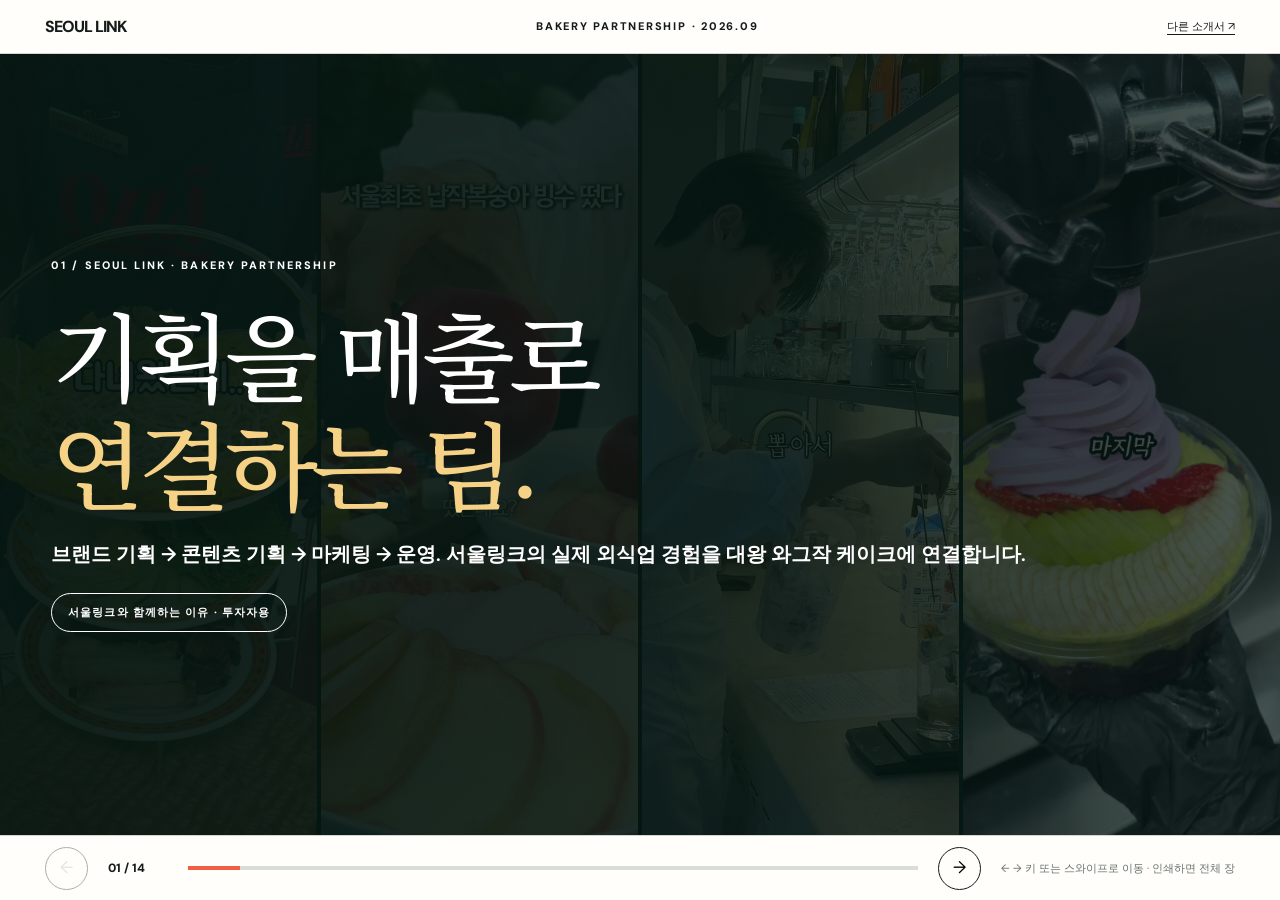
<file: bakery-partnership.html>
<!doctype html><html lang="ko"><head><meta charset="utf-8"><meta name="viewport" content="width=device-width,initial-scale=1"><meta name="theme-color" content="#141b19"><title>서울링크 | 베이커리 협업 및 투자용 역량소개서</title><link rel="icon" href="favicon.svg"><link rel="stylesheet" href="slide-deck.css?v=3"></head><body class="deck-bakery"><div class="deck-shell"><header class="deck-top"><a class="logo" href="index.html">SEOUL LINK</a><span class="meta">BAKERY PARTNERSHIP · 2026.09</span><a class="other" href="index.html">다른 소개서 ↗</a></header><main class="slides" aria-label="서울링크 | 베이커리 협업 및 투자용 역량소개서"><section class="deck-slide slide hero-slide" data-slide="1" aria-label="1번 장"><div class="slide-inner"><div class="hero-image"><img src="assets/posters/C-KKMhVS3jv-hero.jpg" alt="꾸아 실제 영상"><img src="assets/posters/DbrjYuQTTiV-1.jpg" alt="루프808 복숭아빙수"><img src="assets/posters/DUAa2qZiVtS-2.jpg" alt="뚜흐느솔 디저트"><img src="assets/posters/DXgaiJMDmow-3.jpg" alt="그릭베리 비주얼"></div><p class="kicker">01 / SEOUL LINK · BAKERY PARTNERSHIP</p><h1 class="headline serif">기획을 매출로<br><em>연결하는 팀.</em></h1><p class="lead">브랜드 기획 → 콘텐츠 기획 → 마케팅 → 운영. 서울링크의 실제 외식업 경험을 대왕 와그작 케이크에 연결합니다.</p><span class="visual-pill">서울링크와 함께하는 이유 · 투자자용</span></div></section><section class="deck-slide slide dark global-stage" data-slide="2" aria-label="2번 장"><div class="slide-inner"><p class="kicker">02 / 2026 CAMPAIGN RESPONSE</p><h2 class="headline serif">기획을 알린<br>콘텐츠의 반응.</h2><div class="global-proof"><div class="global-main"><strong>1억+<small>조회</small></strong><span>2026년 집행 게시물 338건의 확인된 콘텐츠 반응</span></div><div class="global-support"><div><b>1,777,638</b><span>좋아요</span></div><div><b>1,415,610</b><span>공유</span></div><div><b>509,736</b><span>저장</span></div></div></div><p class="note">2026.01.01~09.15 확인된 집행 게시물 338건 · 조회 정확히 102,902,230회 · 수집 9/15, 뚜흐느솔 대표 2건 9/16 · 확인 지표 합산.</p></div></section><section class="deck-slide slide sun" data-slide="3" aria-label="3번 장"><div class="slide-inner"><p class="kicker">03 / CASE 01 · QUÁ / 꾸아</p><div class="two-col"><div class="text-stack"><h2 class="headline serif">지하 18평에서<br><em>30개 이상 매장으로.</em></h2><p class="proofnum serif">10<small>억+ / 연매출</small></p><p class="lead">서울링크가 브랜드 개발 전반과 마케팅을 함께한 꾸아. 브랜드와 메뉴를 하나의 방문 경험으로 기획했습니다.<br><strong>대표 영상 조회 3,722,926회 · 저장 25,262회</strong></p><p class="note">사업성과 대표 제공 · 과거 꾸아 국내 게시 사례는 2026년 집행 게시물 합계와 별도.</p></div><div class="media-window portrait"><video controls playsinline preload="none" poster="assets/posters/C-KKMhVS3jv-hero.jpg" aria-label="꾸아 실제 브랜드·반쎄오 게시영상"><source src="assets/media/C-KKMhVS3jv.mp4" type="video/mp4">영상 재생이 지원되지 않습니다.</video><img class="print-poster" src="assets/posters/C-KKMhVS3jv-hero.jpg" alt="꾸아 실제 브랜드·반쎄오 게시영상"></div></div></div></section><section class="deck-slide slide peach roof-menu" data-slide="4" aria-label="4번 장"><div class="slide-inner"><p class="kicker">04 / CASE 02 · ROOF808 / 루프808</p><div class="roof-menu-copy"><h2 class="headline serif">복숭아빙수, <em>촬영할 이유까지 기획.</em></h2><p class="lead">구도 · 복숭아빙수 메뉴 개발 · 마케팅</p></div><div class="roof-video-grid"><div class="media-window roof-video-main"><video controls playsinline preload="none" poster="assets/posters/DbrjYuQTTiV-1.jpg" aria-label="루프808 복숭아빙수 대표 실제 영상"><source src="assets/media/DbrjYuQTTiV.mp4" type="video/mp4">영상 재생이 지원되지 않습니다.</video><img class="print-poster" src="assets/posters/DbrjYuQTTiV-1.jpg" alt="루프808 복숭아빙수 대표 실제 영상"></div><div class="media-window roof-video-support"><video controls playsinline preload="none" poster="assets/posters/Db2q_org4iY-3.jpg" aria-label="루프808 복숭아빙수 공간 실제 영상"><source src="assets/media/Db2q_org4iY.mp4" type="video/mp4">영상 재생이 지원되지 않습니다.</video><img class="print-poster" src="assets/posters/Db2q_org4iY-3.jpg" alt="루프808 복숭아빙수 공간 실제 영상"></div></div><p class="note">루프808 실제 게시 원본 2편. 납작복숭아·핑크빙수·공간을 담는 촬영 구도를 메뉴와 콘텐츠 기획에 연결했습니다.</p></div></section><section class="deck-slide slide peach roof-sales" data-slide="5" aria-label="5번 장"><div class="slide-inner"><p class="kicker">05 / ROOF808 · 43 DAYS OF SALES</p><h2 class="headline serif">복숭아빙수 이후<br><em>일매출 100만원대 → 700~800만원대.</em></h2><div class="roof-sales-content"><div class="roof-chart-block"><svg class="chart-svg desktop-chart" viewBox="0 0 1280 400" role="img" aria-label="루프808 2026년 8월1일부터 9월12일까지 43일 일매출. 대관 포함. 8월6일 첫 광고 게시."><line class="grid" x1="55" y1="350.0" x2="1260" y2="350.0"/><text x="5" y="354.0">0백만</text><line class="grid" x1="55" y1="233.9" x2="1260" y2="233.9"/><text x="5" y="237.9">5백만</text><line class="grid" x1="55" y1="117.9" x2="1260" y2="117.9"/><text x="5" y="121.9">10백만</text><line class="grid" x1="55" y1="25.0" x2="1260" y2="25.0"/><text x="5" y="29.0">14백만</text><line class="line" x1="198.5" y1="25" x2="198.5" y2="350"/><text x="206.5" y="43">8/6 첫 광고</text><polyline class="before" points="55.0,298.8 83.7,314.8 112.4,337.3 141.1,319.3 169.8,331.3 198.5,264.1"/><polyline class="after" points="198.5,264.1 227.1,294.0 255.8,283.2 284.5,282.1 313.2,327.5 341.9,238.7 370.6,202.0 399.3,227.5 428.0,247.6 456.7,218.1 485.4,225.9 514.0,277.8 542.7,257.2 571.4,222.7 600.1,235.2 628.8,234.5 657.5,228.2 686.2,232.0 714.9,288.0 743.6,241.7 772.3,269.8 801.0,261.1 829.6,264.2 858.3,185.0 887.0,262.0 915.7,180.4 944.4,291.2 973.1,266.7 1001.8,263.3 1030.5,179.8 1059.2,195.7 1087.9,198.7 1116.5,255.3 1145.2,261.3 1173.9,266.6 1202.6,47.2 1231.3,187.2 1260.0,201.0"/><circle cx="55.0" cy="298.8" r="2.2" fill="#68736d"><title>2026-08-01: 2,205,500원</title></circle><circle cx="83.7" cy="314.8" r="2.2" fill="#68736d"><title>2026-08-02: 1,517,000원</title></circle><circle cx="112.4" cy="337.3" r="2.2" fill="#68736d"><title>2026-08-03: 549,000원</title></circle><circle cx="141.1" cy="319.3" r="2.2" fill="#68736d"><title>2026-08-04: 1,321,000원</title></circle><circle cx="169.8" cy="331.3" r="2.2" fill="#68736d"><title>2026-08-05: 807,000원</title></circle><circle cx="198.5" cy="264.1" r="5" fill="#e96343"><title>2026-08-06: 3,699,000원</title></circle><circle cx="227.1" cy="294.0" r="2.2" fill="#e96343"><title>2026-08-07: 2,412,000원</title></circle><circle cx="255.8" cy="283.2" r="2.2" fill="#e96343"><title>2026-08-08: 2,878,000원</title></circle><circle cx="284.5" cy="282.1" r="2.2" fill="#e96343"><title>2026-08-09: 2,923,500원</title></circle><circle cx="313.2" cy="327.5" r="2.2" fill="#e96343"><title>2026-08-10: 971,000원</title></circle><circle cx="341.9" cy="238.7" r="5" fill="#e96343"><title>2026-08-11: 4,794,000원</title></circle><circle cx="370.6" cy="202.0" r="2.2" fill="#e96343"><title>2026-08-12: 6,377,000원</title></circle><circle cx="399.3" cy="227.5" r="2.2" fill="#e96343"><title>2026-08-13: 5,279,000원</title></circle><circle cx="428.0" cy="247.6" r="2.2" fill="#e96343"><title>2026-08-14: 4,411,000원</title></circle><circle cx="456.7" cy="218.1" r="2.2" fill="#e96343"><title>2026-08-15: 5,680,350원</title></circle><circle cx="485.4" cy="225.9" r="2.2" fill="#e96343"><title>2026-08-16: 5,345,500원</title></circle><circle cx="514.0" cy="277.8" r="2.2" fill="#e96343"><title>2026-08-17: 3,110,000원</title></circle><circle cx="542.7" cy="257.2" r="2.2" fill="#e96343"><title>2026-08-18: 3,997,000원</title></circle><circle cx="571.4" cy="222.7" r="2.2" fill="#e96343"><title>2026-08-19: 5,484,000원</title></circle><circle cx="600.1" cy="235.2" r="2.2" fill="#e96343"><title>2026-08-20: 4,945,000원</title></circle><circle cx="628.8" cy="234.5" r="2.2" fill="#e96343"><title>2026-08-21: 4,974,000원</title></circle><circle cx="657.5" cy="228.2" r="2.2" fill="#e96343"><title>2026-08-22: 5,245,400원</title></circle><circle cx="686.2" cy="232.0" r="2.2" fill="#e96343"><title>2026-08-23: 5,083,500원</title></circle><circle cx="714.9" cy="288.0" r="2.2" fill="#e96343"><title>2026-08-24: 2,671,000원</title></circle><circle cx="743.6" cy="241.7" r="2.2" fill="#e96343"><title>2026-08-25: 4,665,000원</title></circle><circle cx="772.3" cy="269.8" r="2.2" fill="#e96343"><title>2026-08-26: 3,456,000원</title></circle><circle cx="801.0" cy="261.1" r="2.2" fill="#e96343"><title>2026-08-27: 3,829,000원</title></circle><circle cx="829.6" cy="264.2" r="2.2" fill="#e96343"><title>2026-08-28: 3,698,000원</title></circle><circle cx="858.3" cy="185.0" r="2.2" fill="#e96343"><title>2026-08-29: 7,108,800원</title></circle><circle cx="887.0" cy="262.0" r="2.2" fill="#e96343"><title>2026-08-30: 3,789,000원</title></circle><circle cx="915.7" cy="180.4" r="5" fill="#e96343"><title>2026-08-31: 7,306,000원</title></circle><circle cx="944.4" cy="291.2" r="2.2" fill="#e96343"><title>2026-09-01: 2,535,000원</title></circle><circle cx="973.1" cy="266.7" r="2.2" fill="#e96343"><title>2026-09-02: 3,586,600원</title></circle><circle cx="1001.8" cy="263.3" r="2.2" fill="#e96343"><title>2026-09-03: 3,734,000원</title></circle><circle cx="1030.5" cy="179.8" r="2.2" fill="#e96343"><title>2026-09-04: 7,332,000원</title></circle><circle cx="1059.2" cy="195.7" r="2.2" fill="#e96343"><title>2026-09-05: 6,645,300원</title></circle><circle cx="1087.9" cy="198.7" r="2.2" fill="#e96343"><title>2026-09-06: 6,518,000원</title></circle><circle cx="1116.5" cy="255.3" r="2.2" fill="#e96343"><title>2026-09-07: 4,078,000원</title></circle><circle cx="1145.2" cy="261.3" r="2.2" fill="#e96343"><title>2026-09-08: 3,820,000원</title></circle><circle cx="1173.9" cy="266.6" r="2.2" fill="#e96343"><title>2026-09-09: 3,591,000원</title></circle><circle cx="1202.6" cy="47.2" r="5" fill="#e96343"><title>2026-09-10: 13,043,000원</title></circle><circle cx="1231.3" cy="187.2" r="2.2" fill="#e96343"><title>2026-09-11: 7,014,000원</title></circle><circle cx="1260.0" cy="201.0" r="2.2" fill="#e96343"><title>2026-09-12: 6,417,600원</title></circle><text x="55.0" y="388" text-anchor="middle">08/01</text><text x="198.5" y="388" text-anchor="middle">08/06</text><text x="600.1" y="388" text-anchor="middle">08/20</text><text x="1260.0" y="388" text-anchor="middle">09/12</text></svg><svg class="chart-svg mobile-chart" viewBox="0 0 360 260" role="img" aria-label="루프808 2026년 8월1일부터 9월12일까지 43일 일매출. 대관 포함. 8월6일 첫 광고 게시."><text x="5" y="12">단위: 백만원</text><line class="grid" x1="30" y1="226.0" x2="353" y2="226.0"/><text x="5" y="230.0">0</text><line class="grid" x1="30" y1="153.1" x2="353" y2="153.1"/><text x="5" y="157.1">5</text><line class="grid" x1="30" y1="80.3" x2="353" y2="80.3"/><text x="5" y="84.3">10</text><line class="grid" x1="30" y1="22.0" x2="353" y2="22.0"/><text x="5" y="26.0">14</text><line class="line" x1="68.5" y1="22" x2="68.5" y2="226"/><text x="76.5" y="40">8/6 첫 광고</text><polyline class="before" points="30.0,193.9 37.7,203.9 45.4,218.0 53.1,206.8 60.8,214.2 68.5,172.1"/><polyline class="after" points="68.5,172.1 76.1,190.9 83.8,184.1 91.5,183.4 99.2,211.9 106.9,156.1 114.6,133.1 122.3,149.1 130.0,161.7 137.7,143.2 145.4,148.1 153.0,180.7 160.7,167.8 168.4,146.1 176.1,153.9 183.8,153.5 191.5,149.6 199.2,151.9 206.9,187.1 214.6,158.0 222.3,175.6 230.0,170.2 237.6,172.1 245.3,122.4 253.0,170.8 260.7,119.5 268.4,189.1 276.1,173.7 283.8,171.6 291.5,119.2 299.2,129.2 306.9,131.0 314.5,166.6 322.2,170.3 329.9,173.7 337.6,35.9 345.3,123.8 353.0,132.5"/><circle cx="30.0" cy="193.9" r="2.2" fill="#68736d"><title>2026-08-01: 2,205,500원</title></circle><circle cx="37.7" cy="203.9" r="2.2" fill="#68736d"><title>2026-08-02: 1,517,000원</title></circle><circle cx="45.4" cy="218.0" r="2.2" fill="#68736d"><title>2026-08-03: 549,000원</title></circle><circle cx="53.1" cy="206.8" r="2.2" fill="#68736d"><title>2026-08-04: 1,321,000원</title></circle><circle cx="60.8" cy="214.2" r="2.2" fill="#68736d"><title>2026-08-05: 807,000원</title></circle><circle cx="68.5" cy="172.1" r="5" fill="#e96343"><title>2026-08-06: 3,699,000원</title></circle><circle cx="76.1" cy="190.9" r="2.2" fill="#e96343"><title>2026-08-07: 2,412,000원</title></circle><circle cx="83.8" cy="184.1" r="2.2" fill="#e96343"><title>2026-08-08: 2,878,000원</title></circle><circle cx="91.5" cy="183.4" r="2.2" fill="#e96343"><title>2026-08-09: 2,923,500원</title></circle><circle cx="99.2" cy="211.9" r="2.2" fill="#e96343"><title>2026-08-10: 971,000원</title></circle><circle cx="106.9" cy="156.1" r="5" fill="#e96343"><title>2026-08-11: 4,794,000원</title></circle><circle cx="114.6" cy="133.1" r="2.2" fill="#e96343"><title>2026-08-12: 6,377,000원</title></circle><circle cx="122.3" cy="149.1" r="2.2" fill="#e96343"><title>2026-08-13: 5,279,000원</title></circle><circle cx="130.0" cy="161.7" r="2.2" fill="#e96343"><title>2026-08-14: 4,411,000원</title></circle><circle cx="137.7" cy="143.2" r="2.2" fill="#e96343"><title>2026-08-15: 5,680,350원</title></circle><circle cx="145.4" cy="148.1" r="2.2" fill="#e96343"><title>2026-08-16: 5,345,500원</title></circle><circle cx="153.0" cy="180.7" r="2.2" fill="#e96343"><title>2026-08-17: 3,110,000원</title></circle><circle cx="160.7" cy="167.8" r="2.2" fill="#e96343"><title>2026-08-18: 3,997,000원</title></circle><circle cx="168.4" cy="146.1" r="2.2" fill="#e96343"><title>2026-08-19: 5,484,000원</title></circle><circle cx="176.1" cy="153.9" r="2.2" fill="#e96343"><title>2026-08-20: 4,945,000원</title></circle><circle cx="183.8" cy="153.5" r="2.2" fill="#e96343"><title>2026-08-21: 4,974,000원</title></circle><circle cx="191.5" cy="149.6" r="2.2" fill="#e96343"><title>2026-08-22: 5,245,400원</title></circle><circle cx="199.2" cy="151.9" r="2.2" fill="#e96343"><title>2026-08-23: 5,083,500원</title></circle><circle cx="206.9" cy="187.1" r="2.2" fill="#e96343"><title>2026-08-24: 2,671,000원</title></circle><circle cx="214.6" cy="158.0" r="2.2" fill="#e96343"><title>2026-08-25: 4,665,000원</title></circle><circle cx="222.3" cy="175.6" r="2.2" fill="#e96343"><title>2026-08-26: 3,456,000원</title></circle><circle cx="230.0" cy="170.2" r="2.2" fill="#e96343"><title>2026-08-27: 3,829,000원</title></circle><circle cx="237.6" cy="172.1" r="2.2" fill="#e96343"><title>2026-08-28: 3,698,000원</title></circle><circle cx="245.3" cy="122.4" r="2.2" fill="#e96343"><title>2026-08-29: 7,108,800원</title></circle><circle cx="253.0" cy="170.8" r="2.2" fill="#e96343"><title>2026-08-30: 3,789,000원</title></circle><circle cx="260.7" cy="119.5" r="5" fill="#e96343"><title>2026-08-31: 7,306,000원</title></circle><circle cx="268.4" cy="189.1" r="2.2" fill="#e96343"><title>2026-09-01: 2,535,000원</title></circle><circle cx="276.1" cy="173.7" r="2.2" fill="#e96343"><title>2026-09-02: 3,586,600원</title></circle><circle cx="283.8" cy="171.6" r="2.2" fill="#e96343"><title>2026-09-03: 3,734,000원</title></circle><circle cx="291.5" cy="119.2" r="2.2" fill="#e96343"><title>2026-09-04: 7,332,000원</title></circle><circle cx="299.2" cy="129.2" r="2.2" fill="#e96343"><title>2026-09-05: 6,645,300원</title></circle><circle cx="306.9" cy="131.0" r="2.2" fill="#e96343"><title>2026-09-06: 6,518,000원</title></circle><circle cx="314.5" cy="166.6" r="2.2" fill="#e96343"><title>2026-09-07: 4,078,000원</title></circle><circle cx="322.2" cy="170.3" r="2.2" fill="#e96343"><title>2026-09-08: 3,820,000원</title></circle><circle cx="329.9" cy="173.7" r="2.2" fill="#e96343"><title>2026-09-09: 3,591,000원</title></circle><circle cx="337.6" cy="35.9" r="5" fill="#e96343"><title>2026-09-10: 13,043,000원</title></circle><circle cx="345.3" cy="123.8" r="2.2" fill="#e96343"><title>2026-09-11: 7,014,000원</title></circle><circle cx="353.0" cy="132.5" r="2.2" fill="#e96343"><title>2026-09-12: 6,417,600원</title></circle><text x="30.0" y="248" text-anchor="start">08/01</text><text x="68.5" y="248" text-anchor="middle">08/06</text><text x="176.1" y="248" text-anchor="middle">08/20</text><text x="353.0" y="248" text-anchor="end">09/12</text></svg></div><div class="roof-sales-proof"><strong>3.43<small>배</small></strong><span>8/1~5 일평균<br>127만9,900원<br>→ 8/6~31 일평균<br>438만9,694원</span></div></div><p class="note">2026.08.01~09.12 일매출 원자료 43일, 대관 포함 · 8/6 첫 광고 · 700~800만원대는 대표 제공 일매출 사례.</p></div></section><section class="deck-slide slide dark" data-slide="6" aria-label="6번 장"><div class="slide-inner"><p class="kicker">06 / CASE 03 · TOURNESOL / 뚜흐느솔</p><div class="two-col wide-media"><div class="text-stack"><h2 class="headline serif">디저트와 인물.<br><em>한 장면의 이유.</em></h2><p class="lead">두바이 프렌치토스트 메뉴 개발 + 잘생긴 남자 콘셉트 개발 + 마케팅.</p><p class="proofnum serif">2,338<small>만 조회</small></p><p class="note">국내 확인 게시물 15건 전체 합계</p><div class="metric-big"><div class="support"><div><b>350,368</b><span>좋아요</span></div><div><b>576,358</b><span>공유</span></div><div><b>90,925</b><span>저장</span></div></div></div><p class="note">국내 확인 게시 15건 합계 · 대표 영상 2건 조회 21,984,532회 · 수집 9/15, 대표 2건 9/16 재확인.</p></div><div class="media-row"><div class="media-window"><video controls playsinline preload="none" poster="assets/posters/DUAa2qZiVtS-2.jpg" aria-label="뚜흐느솔 먹자먹자 토스트·인물 영상"><source src="assets/media/DUAa2qZiVtS.mp4" type="video/mp4">영상 재생이 지원되지 않습니다.</video><img class="print-poster" src="assets/posters/DUAa2qZiVtS-2.jpg" alt="뚜흐느솔 먹자먹자 토스트·인물 영상"></div><div class="media-window"><video controls playsinline preload="none" poster="assets/posters/DUKP1nvkXOY-2.jpg" aria-label="뚜흐느솔 뚜레이블 인물·토스트 영상"><source src="assets/media/DUKP1nvkXOY.mp4" type="video/mp4">영상 재생이 지원되지 않습니다.</video><img class="print-poster" src="assets/posters/DUKP1nvkXOY-2.jpg" alt="뚜흐느솔 뚜레이블 인물·토스트 영상"></div></div></div></div></section><section class="deck-slide slide green" data-slide="7" aria-label="7번 장"><div class="slide-inner"><p class="kicker">07 / TOURNESOL · BUSINESS RESPONSE</p><h2 class="headline serif">콘셉트가 퍼지고,<br><em>매출이 달라졌습니다.</em></h2><div class="metric-big"><div><p class="proofnum serif">1,500<small>만 원</small><br>→ 1.8<small>억 원</small></p><p class="prooflabel">월매출 12배 · 대표 제공</p></div><div class="support"><div><b>1억+</b><span>자연 확산 조회의 보수적 하한 · 대표 추산</span></div><div><b>2,198만</b><span>대표 영상 2건 확인 조회 합계</span></div></div></div><p class="lead">인물 콘셉트는 틱톡·인스타 확산 요소가 되었고, 해외 잡지에도 소개되었습니다.</p><p class="note">매출·해외 잡지 소개 대표 제공 · 자연 확산 1억+ 조회는 대표 추산, 집행 게시물 합계와 별도.</p></div></section><section class="deck-slide slide dark" data-slide="8" aria-label="8번 장"><div class="slide-inner"><p class="kicker">08 / CASE 04 · WOODAEPO BLACK / 우대포블랙</p><h2 class="headline serif">메뉴 비주얼과 마케팅.<br><em>명동점 월매출의 흐름.</em></h2><p class="lead">3월 4.05억 → 8월 9.01억 원. 4월부터 서울링크가 마케팅을 맡아 9월은 6개월째 운영 중입니다.</p><div class="sales-bars" role="img" aria-label="우대포블랙 명동점 월매출 3월4.05억,4월5.56억,5월5.68억,6월6.07억,7월7.96억,8월9.01억"><div class="bar-col" style="--percent:35.1%"><b>4.05억</b><div class="bar"></div><span>3월</span></div><div class="bar-col" style="--percent:48.1%"><b>5.56억</b><div class="bar"></div><span>4월</span></div><div class="bar-col" style="--percent:49.2%"><b>5.68억</b><div class="bar"></div><span>5월</span></div><div class="bar-col" style="--percent:52.5%"><b>6.07억</b><div class="bar"></div><span>6월</span></div><div class="bar-col" style="--percent:68.9%"><b>7.96억</b><div class="bar"></div><span>7월</span></div><div class="bar-col" style="--percent:78.0%"><b>9.01억</b><div class="bar"></div><span>8월</span></div></div><p class="note">우대포블랙 명동점 월매출 2026.03~08 · 9월 미마감 제외.</p></div></section><section class="deck-slide slide peach uda-total" data-slide="9" aria-label="9번 장"><div class="slide-inner"><p class="kicker">09 / WOODAEPO BLACK · BRAND RESPONSE</p><h2 class="headline serif">우대포블랙 브랜드,<br><em>국가를 넘어 반응.</em></h2><div class="metrics"><div class="focus"><b>35,497,508</b><span>조회</span></div><div class=""><b>1,072,592</b><span>좋아요</span></div><div class=""><b>444,806</b><span>공유</span></div><div class=""><b>188,007</b><span>저장</span></div></div><p class="note">우대포블랙 브랜드 전체 확인 게시 75건 지표 합계 · 2026.09 수집. 명동점 매출은 별도 지점 자료.</p></div></section><section class="deck-slide slide split country-stage" data-slide="10" aria-label="10번 장"><div class="slide-inner"><p class="kicker">10 / WOODAEPO · COUNTRY VIDEOS 01 / 02</p><h2 class="headline serif">우대포블랙, <em>한국 · 대만 · 일본.</em></h2><div class="country-grid"><article class="country-card"><div class="media-window country-video"><video controls playsinline preload="none" poster="assets/posters/DW6Pn2dj74F-2.jpg" aria-label="우대포블랙 한국 실제 게시 영상"><source src="assets/media/DW6Pn2dj74F.mp4" type="video/mp4">영상 재생이 지원되지 않습니다.</video><img class="print-poster" src="assets/posters/DW6Pn2dj74F-2.jpg" alt="우대포블랙 한국 실제 게시 영상"></div><div class="country-copy"><div><strong>한국</strong><span>지점 미표기</span></div><p>조회 6,961,929<br>공유 82,165 · 저장 8,421</p></div></article><article class="country-card"><div class="media-window country-video"><video controls playsinline preload="none" poster="assets/posters/DaXrb2AvT1e-3.jpg" aria-label="우대포블랙 대만 실제 게시 영상"><source src="assets/media/DaXrb2AvT1e.mp4" type="video/mp4">영상 재생이 지원되지 않습니다.</video><img class="print-poster" src="assets/posters/DaXrb2AvT1e-3.jpg" alt="우대포블랙 대만 실제 게시 영상"></div><div class="country-copy"><div><strong>대만</strong><span>명동점</span></div><p>조회 1,745,423<br>공유 10,140 · 저장 527</p></div></article><article class="country-card"><div class="media-window country-video"><video controls playsinline preload="none" poster="assets/posters/DZztaBFpnBS-3.jpg" aria-label="우대포블랙 일본 실제 게시 영상"><source src="assets/media/DZztaBFpnBS.mp4" type="video/mp4">영상 재생이 지원되지 않습니다.</video><img class="print-poster" src="assets/posters/DZztaBFpnBS-3.jpg" alt="우대포블랙 일본 실제 게시 영상"></div><div class="country-copy"><div><strong>일본</strong><span>명동점</span></div><p>조회 163,388<br>공유 274 · 저장 2,628</p></div></article></div><p class="note">국가별 실제 게시 원본 · 국가별 지점 정보는 영상·원장에 확인된 범위만 표시.</p></div></section><section class="deck-slide slide split country-stage" data-slide="11" aria-label="11번 장"><div class="slide-inner"><p class="kicker">11 / WOODAEPO · COUNTRY VIDEOS 02 / 02</p><h2 class="headline serif">우대포블랙, <em>중국 · 홍콩 · 미국.</em></h2><div class="country-grid"><article class="country-card"><div class="media-window country-video"><video controls playsinline preload="none" poster="assets/posters/6a158c670000000035030a01-2.jpg" aria-label="우대포블랙 중국 실제 게시 영상"><source src="assets/media/6a158c670000000035030a01.mp4" type="video/mp4">영상 재생이 지원되지 않습니다.</video><img class="print-poster" src="assets/posters/6a158c670000000035030a01-2.jpg" alt="우대포블랙 중국 실제 게시 영상"></div><div class="country-copy"><div><strong>중국</strong><span>지점 미표기</span></div><p>좋아요 3,514<br>공유 489 · 저장 2,428</p></div></article><article class="country-card"><div class="media-window country-video"><video controls playsinline preload="none" poster="assets/posters/DaXatZzzHuI-3.jpg" aria-label="우대포블랙 홍콩 실제 게시 영상"><source src="assets/media/DaXatZzzHuI-h264.mp4" type="video/mp4">영상 재생이 지원되지 않습니다.</video><img class="print-poster" src="assets/posters/DaXatZzzHuI-3.jpg" alt="우대포블랙 홍콩 실제 게시 영상"></div><div class="country-copy"><div><strong>홍콩</strong><span>명동점</span></div><p>조회 1,867,115<br>공유 3,999 · 저장 3,645</p></div></article><article class="country-card"><div class="media-window country-video"><video controls playsinline preload="none" poster="assets/posters/DZWFfOZT-zm-3.jpg" aria-label="우대포블랙 미국 실제 게시 영상"><source src="assets/media/DZWFfOZT-zm.mp4" type="video/mp4">영상 재생이 지원되지 않습니다.</video><img class="print-poster" src="assets/posters/DZWFfOZT-zm-3.jpg" alt="우대포블랙 미국 실제 게시 영상"></div><div class="country-copy"><div><strong>미국</strong><span>명동점 · 영상 자막</span></div><p>조회 335,922<br>공유 8,068 · 저장 8,512</p></div></article></div><p class="note">국가별 실제 게시 원본 · 국가별 지점 정보는 영상·원장에 확인된 범위만 표시.</p></div></section><section class="deck-slide slide split" data-slide="12" aria-label="12번 장"><div class="slide-inner"><p class="kicker">12 / CASE 05 · GREEKBERRY / 그릭베리</p><div class="two-col"><div class="text-stack"><h2 class="headline serif">색·층·서빙이<br><em>메뉴를 설명합니다.</em></h2><p class="lead">서울링크가 메뉴 비주얼 기획과 마케팅을 맡았습니다.</p><p class="proofnum serif">2,405,585<small> 조회</small></p><div class="metric-big"><div class="support"><div><b>17,139</b><span>좋아요</span></div><div><b>27,006</b><span>공유</span></div><div><b>6,076</b><span>저장</span></div></div></div><p class="note">그릭베리 브랜드 전체 확인 게시 30건 지표 합계 · 2026.09 수집.</p></div><div class="media-window portrait"><video controls playsinline preload="none" poster="assets/posters/DXgaiJMDmow-3.jpg" aria-label="그릭베리 컬러 메뉴 실제 영상"><source src="assets/media/DXgaiJMDmow-h264.mp4" type="video/mp4">영상 재생이 지원되지 않습니다.</video><img class="print-poster" src="assets/posters/DXgaiJMDmow-3.jpg" alt="그릭베리 컬러 메뉴 실제 영상"></div></div></div></section><section class="deck-slide slide green" data-slide="13" aria-label="13번 장"><div class="slide-inner"><p class="kicker">13 / FOR THE WAGJAK CAKE</p><h2 class="headline serif">대왕 와그작 케이크에<br>가져올 실행.</h2><div class="proof-flow"><div><b>01 / BRAND</b><strong>브랜드와<br>시그니처 기획</strong><p>찾아올 이유가 되는 콘셉트</p></div><div><b>02 / SCENE</b><strong>깨짐과 단면의<br>촬영 구도</strong><p>형태→소리→과일 단면</p></div><div><b>03 / LAUNCH</b><strong>출시 콘텐츠<br>집행</strong><p>제품이 확정된 뒤 고객에게 알리기</p></div><div><b>04 / OPERATE</b><strong>반응·매출을<br>보며 운영</strong><p>제철 변형과 후속 콘텐츠 기획</p></div></div><p class="lead">시그니처 경험은 고정하고, 제철 과일과 표현은 지금답게 바꿉니다.</p><p class="note">와그작 케이크는 개발 전 콘셉트입니다. 위 역할은 서울링크의 실제 타 브랜드 경험을 바탕으로 제안하는 협업 범위입니다.</p></div></section><section class="deck-slide slide hero-slide" data-slide="14" aria-label="14번 장"><div class="slide-inner"><div class="hero-image"><img src="evidence/brief/wagjak-ai-concept-equation-v1.png" alt="와그작 AI 콘셉트 시각화"><img src="assets/posters/DbrjYuQTTiV-1.jpg" alt="루프808 실제 사례"><img src="assets/posters/C-KKMhVS3jv-hero.jpg" alt="꾸아 실제 사례"><img src="assets/posters/DXgaiJMDmow-3.jpg" alt="그릭베리 실제 사례"></div><p class="kicker">14 / BAKERY WITH SEOUL LINK</p><h2 class="headline serif">기획·확산·매출 경험을 가진 팀과<br><em>함께 만드는 베이커리.</em></h2><p class="lead">꾸아의 브랜드 개발, 루프808의 메뉴 기획, 뚜흐느솔의 콘셉트, 그릭베리의 비주얼. 서울링크가 쌓은 경험을 와그작의 출시와 운영에 연결합니다.</p><span class="visual-pill">SEOUL LINK · 브랜드 / 메뉴 / 마케팅 / 운영</span><p class="note">와그작 케이크는 개발 전 콘셉트입니다.</p></div></section></main><nav class="deck-bottom" aria-label="발표자료 장 이동"><button id="prevSlide" type="button" aria-label="이전 장">←</button><span class="count" id="slideCount"></span><div class="progress" aria-hidden="true"><span></span></div><button id="nextSlide" type="button" aria-label="다음 장">→</button><span class="hint">← → 키 또는 스와이프로 이동 · 인쇄하면 전체 장</span></nav></div><div id="videoModal" class="modal" role="dialog" aria-modal="true" aria-hidden="true"><span class="modal-label"></span><button type="button" aria-label="영상 닫기">×</button><video controls playsinline preload="none"></video></div><script src="slide-deck.js?v=4"></script></body></html>
</file>
<file: slide-deck.css>
@import url('https://fonts.googleapis.com/css2?family=DM+Sans:wght@400;500;600;700;800&family=Noto+Serif+KR:wght@400;500;600;700&display=swap');
:root{--paper:#f3efe6;--ink:#141b19;--muted:#5a615c;--border:rgba(20,27,25,.18);--accent:#f15e42;--forest:#153b33;--sun:#f6d287;--peach:#efbdac;--white:#fffefa}*{box-sizing:border-box}html{height:100%;overflow:hidden}body{height:100%;margin:0;background:var(--ink);font:16px/1.5 'DM Sans',Pretendard,'Apple SD Gothic Neo',Arial,sans-serif;color:var(--ink)}button{font:inherit}a{color:inherit}h1,h2,h3,p,figure{margin:0}h1,h2,h3,p{word-break:keep-all}.serif{font-family:'Noto Serif KR',Georgia,serif;letter-spacing:-.065em;font-weight:500}.deck-shell{height:100dvh;display:flex;flex-direction:column;background:#171e1b}.deck-top{height:54px;flex:none;display:flex;align-items:center;justify-content:space-between;gap:18px;padding:0 3.5vw;background:#fffefa;border-bottom:1px solid var(--border);font-size:11px}.deck-top .logo{font-size:16px;font-weight:800;letter-spacing:-.06em;text-decoration:none}.deck-top .meta{letter-spacing:.16em;font-weight:800}.deck-top .other{font-size:11px;text-decoration:none;border-bottom:1px solid}.slides{position:relative;flex:1;min-height:0;overflow:hidden}.slide{position:absolute;inset:0;display:none;overflow:auto;background:var(--paper)}.slide.active{display:block}.slide-inner{min-height:100%;width:100%;max-width:1920px;margin:auto;padding:clamp(26px,4vw,68px);display:flex;flex-direction:column;justify-content:center;gap:24px}.slide.dark{background:var(--ink);color:#f9f6ee}.slide.green{background:var(--forest);color:#f9f6ee}.slide.peach{background:var(--peach)}.slide.sun{background:var(--sun)}.slide.split{background:var(--white)}.kicker{font-size:clamp(10px,.85vw,14px);font-weight:800;letter-spacing:.19em;text-transform:uppercase}.headline{font-size:clamp(46px,5.4vw,95px);line-height:1.14;max-width:1450px}.headline em{font-style:normal;color:var(--accent)}.dark .headline em,.green .headline em{color:var(--sun)}.lead{font-size:clamp(18px,1.55vw,26px);font-weight:600;max-width:1000px;line-height:1.45}.note{font-size:clamp(11px,.9vw,15px);opacity:.7;line-height:1.5}.proofnum{font-size:clamp(58px,9vw,172px);line-height:.98;letter-spacing:-.1em;font-weight:800;font-variant-numeric:tabular-nums}.proofnum.serif{font-weight:500}.proofnum small{font-size:clamp(20px,2vw,38px);letter-spacing:-.03em}.prooflabel{font-size:clamp(15px,1.3vw,22px);font-weight:700;margin-top:16px}.hero-slide{position:relative;background:#091d18;color:white}.hero-image{position:absolute;inset:0;display:grid;grid-template-columns:repeat(4,1fr);gap:4px;opacity:.65}.hero-image img{display:block;width:100%;height:100%;object-fit:cover}.hero-slide::before{content:'';position:absolute;inset:0;z-index:1;background:linear-gradient(90deg,#061510ec 0%,#061510cb 45%,#06151018 100%)}.hero-slide .slide-inner{position:relative;z-index:2;align-items:flex-start}.hero-slide .headline{font-size:clamp(62px,7.5vw,140px);max-width:1300px}.hero-slide .lead{max-width:1000px}.visual-pill{padding:10px 16px;border:1px solid currentColor;border-radius:100px;font-size:11px;font-weight:800;letter-spacing:.1em}.metrics{display:grid;grid-template-columns:repeat(4,minmax(0,1fr));gap:1px;background:currentColor;border:1px solid currentColor;margin-top:18px}.metrics>div{padding:clamp(20px,2.4vw,42px);background:var(--paper);color:var(--ink);min-width:0}.dark .metrics>div,.green .metrics>div{background:#253b33;color:#f9f6ee}.metrics b{display:block;font-size:clamp(35px,3.5vw,66px);letter-spacing:-.08em;line-height:1.08;font-variant-numeric:tabular-nums;white-space:nowrap}.metrics span{display:block;font-size:clamp(12px,1vw,18px);font-weight:700;margin-top:14px}.metrics .focus{background:var(--sun)!important;color:var(--ink)!important}.metric-big{display:grid;grid-template-columns:1.15fr .85fr;gap:3vw;align-items:center}.metric-big .support{display:grid;grid-template-columns:1fr 1fr;gap:20px}.metric-big .support div{padding:24px;border-top:2px solid currentColor}.metric-big .support b{font-size:clamp(29px,3vw,57px);letter-spacing:-.08em}.metric-big .support span{display:block;font-size:13px;margin-top:10px}.two-col{display:grid;grid-template-columns:minmax(0,1fr) minmax(0,1fr);gap:clamp(20px,3.5vw,65px);align-items:center}.two-col.wide-media{grid-template-columns:.85fr 1.15fr}.text-stack{display:flex;flex-direction:column;gap:20px}.proof-flow{display:grid;grid-template-columns:repeat(4,minmax(0,1fr));gap:8px;margin-top:18px}.proof-flow div{border-top:2px solid currentColor;padding:20px 15px}.proof-flow b{display:block;font-size:12px;opacity:.7;margin-bottom:20px}.proof-flow strong{display:block;font-size:clamp(20px,2.2vw,37px);line-height:1.2}.proof-flow p{font-size:13px;opacity:.8;margin-top:15px}.media-window{position:relative;min-width:0;min-height:0;background:#0e1211;overflow:hidden}.media-window img{display:block;width:100%;height:100%;object-fit:cover}.media-window video{display:block;width:100%;height:100%;object-fit:contain;background:#080b0a}.media-window.portrait{height:min(70dvh,720px);max-width:520px;margin:auto;width:100%}.media-window.landscape{height:min(60dvh,650px)}.media-caption{font-size:11px;opacity:.75;margin-top:9px}.media-row{display:flex;align-items:center;justify-content:center;gap:18px}.media-row .media-window{width:min(25vw,400px);height:min(65dvh,650px)}.media-row .media-window video{object-fit:contain}.video-trigger{border:0;background:#111;position:relative;cursor:pointer;min-width:0;overflow:hidden;color:white;text-align:left}.video-trigger img{display:block;width:100%;height:100%;object-fit:cover}.video-trigger::after{content:'▶';position:absolute;top:50%;left:50%;transform:translate(-50%,-50%);border:1px solid white;border-radius:50%;background:#0009;width:52px;height:52px;display:flex;align-items:center;justify-content:center;font-size:15px}.video-trigger .vlabel{position:absolute;left:10px;bottom:8px;right:10px;z-index:2;font-size:11px;font-weight:800;text-shadow:0 1px 3px black}.video-gallery{display:grid;grid-template-columns:repeat(6,minmax(0,1fr));gap:8px;height:min(55dvh,550px);margin-top:20px}.video-gallery .video-trigger{height:100%}.video-gallery img{object-fit:contain;background:#080808}.data-grid{display:grid;grid-template-columns:repeat(3,1fr);gap:12px}.data-grid article{border:1px solid currentColor;padding:30px;min-height:230px}.data-grid article b{font-size:12px;opacity:.7}.data-grid h3{font-size:clamp(22px,2.4vw,41px);line-height:1.2;margin:28px 0 13px}.data-grid p{font-size:15px;opacity:.8}.area-table{display:grid;grid-template-columns:repeat(3,1fr);gap:10px}.area-table article{padding:27px;background:var(--white);border:1px solid var(--ink)}.area-table h3{font-size:clamp(25px,2.5vw,44px)}.area-table .row{display:flex;justify-content:space-between;align-items:center;border-top:1px solid var(--border);margin-top:18px;padding-top:14px}.area-table .row b{font-size:clamp(35px,4vw,70px);letter-spacing:-.08em}.sales-bars{display:grid;grid-template-columns:repeat(6,minmax(0,1fr));align-items:end;gap:12px;height:min(54dvh,530px);padding-bottom:35px;border-bottom:1px solid currentColor}.sales-bars .bar-col{height:100%;display:flex;align-items:end;position:relative}.sales-bars .bar-col span{position:absolute;bottom:-31px;left:0;font-size:13px}.sales-bars .bar-col b{position:absolute;bottom:calc(var(--percent) + 8px);left:0;font-size:clamp(18px,1.8vw,32px);letter-spacing:-.05em}.sales-bars .bar{height:var(--percent);width:100%;background:#5a8d7f}.sales-bars .bar-col:last-child .bar{background:var(--sun)}.chart-svg{display:block;width:100%;height:auto;max-height:min(48dvh,460px);margin:4px auto;background:#fffefa;color:var(--ink)}.chart-svg text{font:14px 'DM Sans',Arial,sans-serif;fill:#4a554e}.chart-svg .grid{stroke:#d5dbd3;stroke-width:1}.chart-svg .before{stroke:#68736d;stroke-width:5;fill:none}.chart-svg .after{stroke:#e96343;stroke-width:5;fill:none}.chart-svg .line{stroke:#214439;stroke-dasharray:8 8;stroke-width:2}.topline{display:flex;align-items:baseline;justify-content:space-between;gap:20px}.topline .muted{font-size:14px;opacity:.7}.target-grid{display:grid;grid-template-columns:1fr 1fr;gap:1px;background:currentColor;border:1px solid currentColor;margin-top:20px}.target-grid div{background:var(--paper);color:var(--ink);padding:clamp(28px,4vw,65px)}.target-grid b{display:block;font-size:clamp(70px,8vw,145px);letter-spacing:-.1em;line-height:1}.target-grid span{display:block;font-size:clamp(16px,1.6vw,30px);margin-top:18px;font-weight:700}.target-grid small{display:block;font-size:12px;margin-top:20px;color:#687069}.deck-bottom{height:65px;flex:none;display:flex;align-items:center;gap:20px;background:#fffefa;border-top:1px solid var(--border);padding:0 3.5vw}.deck-bottom button{border:1px solid var(--ink);background:transparent;width:43px;height:43px;border-radius:50%;cursor:pointer;font-size:17px}.deck-bottom button:disabled{opacity:.35;cursor:default}.deck-bottom .count{font-size:12px;font-weight:800;white-space:nowrap;min-width:60px}.deck-bottom .progress{height:4px;background:#d8ddd5;flex:1;min-width:30px}.deck-bottom .progress span{display:block;height:100%;background:var(--accent);transition:width .2s}.deck-bottom .hint{font-size:11px;color:#66706b}.modal{position:fixed;z-index:100;inset:0;background:#06100eeb;display:none;align-items:center;justify-content:center;gap:16px;padding:30px;color:white}.modal.open{display:flex}.modal video{display:block;width:min(100%,520px);height:min(83dvh,850px);object-fit:contain;background:#000}.modal button{position:absolute;right:25px;top:20px;border:1px solid white;background:#000a;color:#fff;border-radius:50%;width:44px;height:44px;font-size:20px;cursor:pointer}.modal .modal-label{position:absolute;left:25px;top:27px;font-size:12px;font-weight:800;letter-spacing:.1em}.embedded .deck-top{display:none}.embedded .deck-bottom{height:56px}.embedded .slide-inner{padding:clamp(20px,3vw,48px)}
@media(max-width:850px){.headline{font-size:clamp(40px,7.5vw,68px)}.proofnum{font-size:clamp(58px,10vw,105px)}.metrics{grid-template-columns:repeat(2,1fr)}.two-col,.two-col.wide-media{grid-template-columns:1fr}.media-window.portrait{height:390px}.video-gallery{grid-template-columns:repeat(3,1fr);height:auto}.video-gallery .video-trigger{height:190px}.sales-bars{height:330px}.metric-big{grid-template-columns:1fr}.metric-big .support{grid-template-columns:repeat(3,1fr)}.data-grid,.area-table{grid-template-columns:1fr 1fr}.proof-flow{grid-template-columns:repeat(2,1fr)}}
@media(max-width:600px){.deck-top{height:45px;padding:0 15px}.deck-top .logo{font-size:13px}.deck-top .other{display:none}.deck-top .meta{font-size:9px}.deck-bottom{height:56px;padding:0 12px;gap:10px}.deck-bottom button{width:36px;height:36px;font-size:14px}.deck-bottom .hint{display:none}.slide-inner{padding:22px 18px;justify-content:flex-start;gap:17px}.hero-slide .slide-inner{justify-content:center}.hero-image{grid-template-columns:1fr 1fr;grid-template-rows:1fr 1fr}.hero-slide::before{background:linear-gradient(#061510e2,#061510b9)}.hero-slide .headline{font-size:clamp(47px,11vw,64px)}.headline{font-size:clamp(37px,9.6vw,54px)}.lead{font-size:16px}.proofnum{font-size:clamp(60px,15vw,95px)}.proofnum small{font-size:21px}.metrics{gap:1px}.metrics>div{padding:15px}.metrics b{font-size:clamp(28px,7vw,40px)}.metrics span{font-size:11px;margin-top:7px}.metric-big .support{grid-template-columns:1fr 1fr;gap:8px}.metric-big .support div{padding:8px}.metric-big .support b{font-size:25px}.metric-big .support span{font-size:10px}.two-col{gap:14px}.media-window.portrait{height:350px;max-width:230px}.media-window.landscape{height:245px}.media-row{gap:8px}.media-row .media-window{width:45%;height:260px}.note{font-size:10px}.proof-flow{gap:2px}.proof-flow div{padding:11px 6px}.proof-flow b{margin-bottom:5px;font-size:9px}.proof-flow strong{font-size:17px}.proof-flow p{font-size:10px;margin-top:7px}.data-grid,.area-table{grid-template-columns:1fr;gap:5px}.data-grid article{padding:16px;min-height:0}.data-grid h3{font-size:23px;margin:8px 0}.data-grid p{font-size:11px}.area-table article{padding:13px}.area-table .row{margin-top:6px;padding-top:6px}.area-table .row b{font-size:28px}.sales-bars{height:240px;gap:4px}.sales-bars .bar-col b{font-size:12px}.sales-bars .bar-col span{font-size:10px}.chart-svg{max-height:260px}.video-gallery{grid-template-columns:repeat(3,1fr);gap:3px}.video-gallery .video-trigger{height:150px}.video-trigger::after{width:29px;height:29px;font-size:10px}.video-trigger .vlabel{font-size:9px}.target-grid{grid-template-columns:1fr}.target-grid div{padding:19px}.target-grid b{font-size:68px}.target-grid span{font-size:18px;margin-top:8px}.modal video{height:80dvh}.embedded .slide-inner{padding:15px}.embedded .deck-bottom{height:49px}}
@page{size:A4 landscape;margin:0}@media print{html,body{height:auto;overflow:visible;background:white}.deck-top,.deck-bottom,.modal{display:none!important}.deck-shell,.slides{height:auto;display:block;overflow:visible;background:white}.slide{display:block!important;position:relative!important;inset:auto!important;width:100%;height:190mm;overflow:hidden;break-after:page;page-break-after:always;-webkit-print-color-adjust:exact;print-color-adjust:exact}.slide-inner{height:100%;min-height:0;padding:12mm;justify-content:center}.video-trigger::after{content:'영상 원본';border-radius:0;width:auto;padding:5px 10px}.media-window video{display:none}.media-window::after{content:'원본 영상은 웹 자료에서 재생';font-size:12px}.proofnum{font-size:90px}.headline{font-size:54px}.note{font-size:10px}.chart-svg{max-height:90mm}}
/* V2 fit and legibility after inspecting every presentation page at 1440×900. */
.slides{flex:none;height:calc(100dvh - 119px)}.embedded .slides{height:calc(100dvh - 56px)}
.hero-slide{position:absolute}.hero-image::after{content:'';position:absolute;inset:0;background:linear-gradient(90deg,#051611eb 0%,#051611d7 55%,#05161195 100%)}.hero-slide .slide-inner>:not(.hero-image){position:relative;z-index:3}.hero-slide .headline em{color:var(--sun)}
.sales-bars{height:min(36dvh,360px)}.video-gallery{height:min(36dvh,360px)}
.media-window.portrait{height:min(55dvh,530px)}.topline>.video-trigger{width:132px;height:115px;flex:none}.topline>.video-trigger img{object-fit:contain;background:#080808}.topline>.video-trigger .vlabel{font-size:10px}
.deck-bakery .deck-slide[data-slide="4"] .slide-inner{padding:20px 3vw;gap:10px}.deck-bakery .deck-slide[data-slide="4"] .headline{font-size:clamp(42px,4.3vw,70px)}.deck-bakery .deck-slide[data-slide="4"] .chart-svg{max-height:290px}.deck-bakery .deck-slide[data-slide="4"] .lead{font-size:17px}.deck-bakery .deck-slide[data-slide="4"] .prooflabel{font-size:15px}
.deck-bakery .deck-slide[data-slide="5"] .slide-inner{padding:20px 3vw;gap:10px}.deck-bakery .deck-slide[data-slide="5"] .headline{font-size:clamp(40px,4.1vw,68px)}.deck-bakery .deck-slide[data-slide="5"] .lead{font-size:17px}.deck-bakery .deck-slide[data-slide="5"] .text-stack{gap:10px}.deck-bakery .deck-slide[data-slide="5"] .media-row .media-window{height:480px}.deck-bakery .deck-slide[data-slide="5"] .support div{padding:10px}
.deck-bakery .deck-slide[data-slide="8"] .slide-inner{padding:18px 3vw;gap:8px}.deck-bakery .deck-slide[data-slide="8"] .headline{font-size:clamp(40px,4.1vw,66px)}.deck-bakery .deck-slide[data-slide="8"] .metrics>div{padding:18px}.deck-bakery .deck-slide[data-slide="8"] .metrics b{font-size:clamp(30px,2.8vw,49px)}.deck-bakery .deck-slide[data-slide="8"] .metrics span{margin-top:6px}.deck-bakery .deck-slide[data-slide="8"] .video-gallery{height:270px;margin-top:0}
.deck-inbound .deck-slide[data-slide="9"] .slide-inner{padding:24px 4vw;gap:12px}.deck-inbound .deck-slide[data-slide="9"] .media-window.portrait{height:420px}
@media(max-width:600px){.slides{height:calc(100dvh - 101px)}.embedded .slides{height:calc(100dvh - 49px)}.sales-bars{height:240px}.video-gallery{height:auto}.media-window.portrait{height:350px}.deck-bakery .deck-slide[data-slide="4"] .slide-inner,.deck-bakery .deck-slide[data-slide="5"] .slide-inner,.deck-bakery .deck-slide[data-slide="8"] .slide-inner{padding:18px;gap:14px}.deck-bakery .deck-slide[data-slide="4"] .headline,.deck-bakery .deck-slide[data-slide="5"] .headline,.deck-bakery .deck-slide[data-slide="8"] .headline{font-size:clamp(36px,9vw,48px)}.deck-bakery .deck-slide[data-slide="4"] .chart-svg{max-height:250px}.deck-bakery .deck-slide[data-slide="8"] .video-gallery{height:auto}.deck-bakery .deck-slide[data-slide="5"] .media-row .media-window{height:260px}.deck-inbound .deck-slide[data-slide="9"] .media-window.portrait{height:350px}}
@media print{.slides,.embedded .slides{height:auto}.hero-slide{position:static}.hero-image{height:100%}}
@media(min-width:601px){.deck-bakery .deck-slide[data-slide="7"] .slide-inner{padding-top:38px;padding-bottom:38px}.deck-bakery .deck-slide[data-slide="9"] .slide-inner{padding:24px 4vw;gap:10px}.deck-bakery .deck-slide[data-slide="9"] .headline{font-size:clamp(42px,4.3vw,66px)}.deck-bakery .deck-slide[data-slide="9"] .proofnum{font-size:clamp(60px,6vw,94px)}.deck-bakery .deck-slide[data-slide="9"] .text-stack{gap:10px}.deck-bakery .deck-slide[data-slide="9"] .support div{padding:10px}.deck-bakery .deck-slide[data-slide="11"] .slide-inner{padding:25px 4vw;gap:12px}.deck-bakery .deck-slide[data-slide="11"] .headline{font-size:clamp(45px,5.2vw,82px)}.deck-bakery .deck-slide[data-slide="11"] .target-grid{margin-top:0}.deck-bakery .deck-slide[data-slide="11"] .target-grid div{padding:25px}.deck-bakery .deck-slide[data-slide="11"] .target-grid b{font-size:clamp(70px,6vw,100px)}}
.roof-bottom{display:flex;align-items:center;justify-content:space-between;gap:20px}.roof-ratio{display:block;font-size:clamp(46px,5vw,86px);line-height:1;letter-spacing:-.09em}.roof-bottom .prooflabel{margin-top:9px}.roof-bottom>.video-trigger{width:210px;height:150px;flex:none}.roof-bottom>.video-trigger img{object-fit:contain;background:#080808}
@media(max-width:600px){.roof-bottom{align-items:flex-start}.roof-ratio{font-size:48px}.roof-bottom .prooflabel{font-size:11px}.roof-bottom>.video-trigger{width:112px;height:125px}}
@media print{.deck-slide:last-child{break-after:auto;page-break-after:auto}}
.print-poster{display:none}
@media print{.two-col,.two-col.wide-media{display:grid!important;grid-template-columns:.85fr 1.15fr!important;gap:10mm!important}.media-window video{display:none!important}.media-window::after{display:none!important}.media-window .print-poster{display:block!important;width:100%;height:100%;object-fit:contain;background:#0c0c0c}.media-row .media-window{height:135mm!important;width:48%!important}.media-window.portrait{height:135mm!important}.deck-bakery .deck-slide[data-slide="5"] .slide-inner{padding:8mm!important;gap:3mm!important}.deck-bakery .deck-slide[data-slide="5"] .text-stack{gap:3mm!important}.deck-bakery .deck-slide[data-slide="5"] .headline{font-size:43px!important}.deck-bakery .deck-slide[data-slide="5"] .proofnum{font-size:58px!important}.deck-bakery .deck-slide[data-slide="5"] .support{grid-template-columns:repeat(3,1fr)!important}.deck-bakery .deck-slide[data-slide="5"] .support div{padding:6px!important}.deck-bakery .deck-slide[data-slide="5"] .support b{font-size:24px!important}.deck-bakery .deck-slide[data-slide="5"] .media-row .media-window{height:120mm!important}}
/* V3: a measured headline and large, directly playable source videos. */
.global-stage .slide-inner{gap:18px}.global-stage .headline{font-size:clamp(42px,4.8vw,72px)}
.global-proof{display:grid;grid-template-columns:1.12fr .88fr;gap:clamp(25px,4vw,70px);align-items:end}
.global-main strong{display:block;color:var(--sun);font-size:clamp(110px,17vw,300px);line-height:.95;letter-spacing:-.12em;white-space:nowrap}.global-main strong small{font-size:.27em;letter-spacing:-.04em;margin-left:.1em}
.global-main>span{display:block;font-size:clamp(18px,1.5vw,27px);font-weight:700;margin-top:22px}
.global-support{display:grid;gap:10px}.global-support>div{padding:15px 0;border-top:1px solid #ffffff80;display:flex;justify-content:space-between;align-items:baseline;gap:20px}
.global-support b{font-size:clamp(35px,4vw,75px);letter-spacing:-.09em;white-space:nowrap}.global-support span{font-size:clamp(13px,1.1vw,18px);font-weight:700;white-space:nowrap}
.roof-menu .slide-inner{padding:25px 4vw;gap:14px}.roof-menu .headline{font-size:clamp(42px,4.5vw,70px)}.roof-menu .lead{font-size:clamp(17px,1.5vw,24px)}
.roof-video-grid{display:grid;grid-template-columns:1fr 1fr;gap:16px;height:min(55dvh,535px);max-width:1100px;width:100%;margin:auto}
.roof-video-grid .media-window{height:100%}.roof-video-grid video{height:100%;width:100%;object-fit:contain}
.roof-sales .slide-inner{padding:25px 4vw;gap:15px}.roof-sales .headline{font-size:clamp(42px,4.5vw,70px)}
.roof-sales-content{display:grid;grid-template-columns:minmax(0,1.6fr) minmax(270px,.4fr);gap:22px;align-items:center}.roof-chart-block .chart-svg{max-height:min(53dvh,475px)}
.roof-chart-block .mobile-chart{display:none}
.roof-sales-proof{display:flex;flex-direction:column;gap:25px}.roof-sales-proof strong{font-size:clamp(90px,7.3vw,125px);line-height:.86;letter-spacing:-.12em;white-space:nowrap}.roof-sales-proof small{font-size:.4em;margin-left:.1em}.roof-sales-proof span{font-size:clamp(16px,1.5vw,26px);line-height:1.5;font-weight:700}
.country-stage .slide-inner{padding:20px 3.5vw;gap:12px;justify-content:center}.country-stage .headline{font-size:clamp(36px,3.7vw,60px);line-height:1.14}
.country-grid{display:grid;grid-template-columns:repeat(3,minmax(0,1fr));gap:15px;width:100%;margin:auto}
.country-card{min-width:0;background:#f3efe6;border:1px solid var(--border)}.country-video{height:min(49dvh,480px)}.country-video video{object-fit:contain}
.country-copy{display:flex;align-items:center;justify-content:space-between;gap:10px;padding:13px 16px;min-height:100px}.country-copy>div{display:flex;flex-direction:column;gap:2px}.country-copy strong{font-size:clamp(25px,2.3vw,40px);line-height:1.1}.country-copy span{font-size:12px;font-weight:700;color:#666f68}.country-copy p{font-size:clamp(11px,1.05vw,16px);line-height:1.55;font-weight:800;text-align:right;white-space:nowrap}
.uda-total .slide-inner{gap:16px}.uda-total .headline{font-size:clamp(48px,5vw,80px)}
.deck-bakery .deck-slide[data-slide="6"] .slide-inner{padding:22px 3.5vw;gap:11px}.deck-bakery .deck-slide[data-slide="6"] .text-stack{gap:10px}.deck-bakery .deck-slide[data-slide="6"] .headline{font-size:clamp(40px,3.8vw,58px);line-height:1.08}.deck-bakery .deck-slide[data-slide="6"] .lead{font-size:17px}.deck-bakery .deck-slide[data-slide="6"] .proofnum{font-size:clamp(70px,6vw,100px)}.deck-bakery .deck-slide[data-slide="6"] .support{display:grid;grid-template-columns:repeat(3,1fr);gap:8px}.deck-bakery .deck-slide[data-slide="6"] .support div{padding:8px}.deck-bakery .deck-slide[data-slide="6"] .support b{font-size:25px}.deck-bakery .deck-slide[data-slide="6"] .media-row .media-window{height:min(54dvh,480px)}
.deck-bakery .deck-slide[data-slide="12"] .slide-inner{padding:22px 4vw;gap:10px}.deck-bakery .deck-slide[data-slide="12"] .text-stack{gap:10px}.deck-bakery .deck-slide[data-slide="12"] .headline{font-size:clamp(42px,4vw,64px);line-height:1.08}.deck-bakery .deck-slide[data-slide="12"] .proofnum{font-size:clamp(66px,6vw,96px)}.deck-bakery .deck-slide[data-slide="12"] .support{display:grid;grid-template-columns:repeat(3,1fr);gap:8px}.deck-bakery .deck-slide[data-slide="12"] .support div{padding:8px}.deck-bakery .deck-slide[data-slide="12"] .support b{font-size:25px}.deck-bakery .deck-slide[data-slide="12"] .media-window.portrait{height:min(54dvh,480px)}
.deck-inbound .deck-slide[data-slide="10"] .slide-inner{padding:20px 4vw;gap:10px}.deck-inbound .deck-slide[data-slide="10"] .text-stack{gap:14px}.deck-inbound .deck-slide[data-slide="10"] .headline{font-size:clamp(45px,4.8vw,72px)}.deck-inbound .deck-slide[data-slide="10"] .proofnum{font-size:clamp(75px,7vw,115px)}.deck-inbound .deck-slide[data-slide="10"] .media-window.portrait{height:min(54dvh,470px)}
@media(max-width:850px){.global-proof{grid-template-columns:1fr}.global-main strong{font-size:clamp(85px,17vw,180px)}.global-support{grid-template-columns:repeat(3,1fr)}.global-support>div{display:block}.global-support b{font-size:clamp(27px,4vw,44px)}.global-support span{display:block}.country-grid{grid-template-columns:1fr 1fr}.country-video{height:320px}.roof-sales-content{grid-template-columns:1fr}.roof-sales-proof{flex-direction:row;align-items:center}}
@media(max-width:600px){.global-stage .slide-inner{gap:18px}.global-stage .headline{font-size:38px}.global-main strong{font-size:clamp(90px,23vw,135px)}.global-main strong small{font-size:.24em}.global-main>span{font-size:15px;margin-top:12px}.global-support{grid-template-columns:1fr;gap:1px}.global-support>div{display:flex;padding:8px 0}.global-support b{font-size:30px}.global-support span{font-size:12px}.roof-menu .slide-inner,.roof-sales .slide-inner,.country-stage .slide-inner{padding:17px;gap:12px}.roof-menu .headline,.roof-sales .headline,.country-stage .headline{font-size:clamp(32px,8.3vw,44px)}.roof-video-grid{grid-template-columns:1fr;max-width:290px;height:auto;gap:12px}.roof-video-grid .media-window{height:430px}.roof-sales-content{gap:8px}.roof-chart-block .desktop-chart{display:none}.roof-chart-block .mobile-chart{display:block}.roof-chart-block .chart-svg{max-height:none;width:100%;max-width:100%}.roof-chart-block .mobile-chart text{font-size:9px}.roof-chart-block{overflow:visible}.roof-sales-proof strong{font-size:70px}.roof-sales-proof span{font-size:13px}.country-grid{grid-template-columns:1fr;gap:12px;max-width:350px}.country-video{height:440px}.country-copy{min-height:78px}.country-copy strong{font-size:28px}.country-copy p{font-size:12px}.country-stage .headline{font-size:34px}}
@media print{.global-main strong{font-size:120px}.global-support b{font-size:34px}.roof-video-grid{height:130mm}.roof-menu .slide-inner,.roof-sales .slide-inner,.country-stage .slide-inner{padding:7mm!important;gap:3mm!important}.roof-menu .headline,.roof-sales .headline,.country-stage .headline{font-size:43px!important}.roof-sales-content{grid-template-columns:1.55fr .45fr}.roof-chart-block .chart-svg{max-height:110mm}.roof-sales-proof strong{font-size:90px}.roof-sales-proof span{font-size:17px}.country-grid{grid-template-columns:repeat(3,1fr)}.country-video{height:125mm}.country-copy{min-height:30mm;padding:3mm}.country-copy strong{font-size:26px}.country-copy p{font-size:10px}.country-copy span{font-size:9px}}

@media print{.roof-sales-proof{flex-direction:column!important;align-items:flex-start!important;gap:14px!important}.roof-sales-proof span{font-size:14px!important;line-height:1.5!important;word-break:keep-all}.roof-sales-content{grid-template-columns:minmax(0,1.55fr) minmax(220px,.45fr)!important}}
</file>
